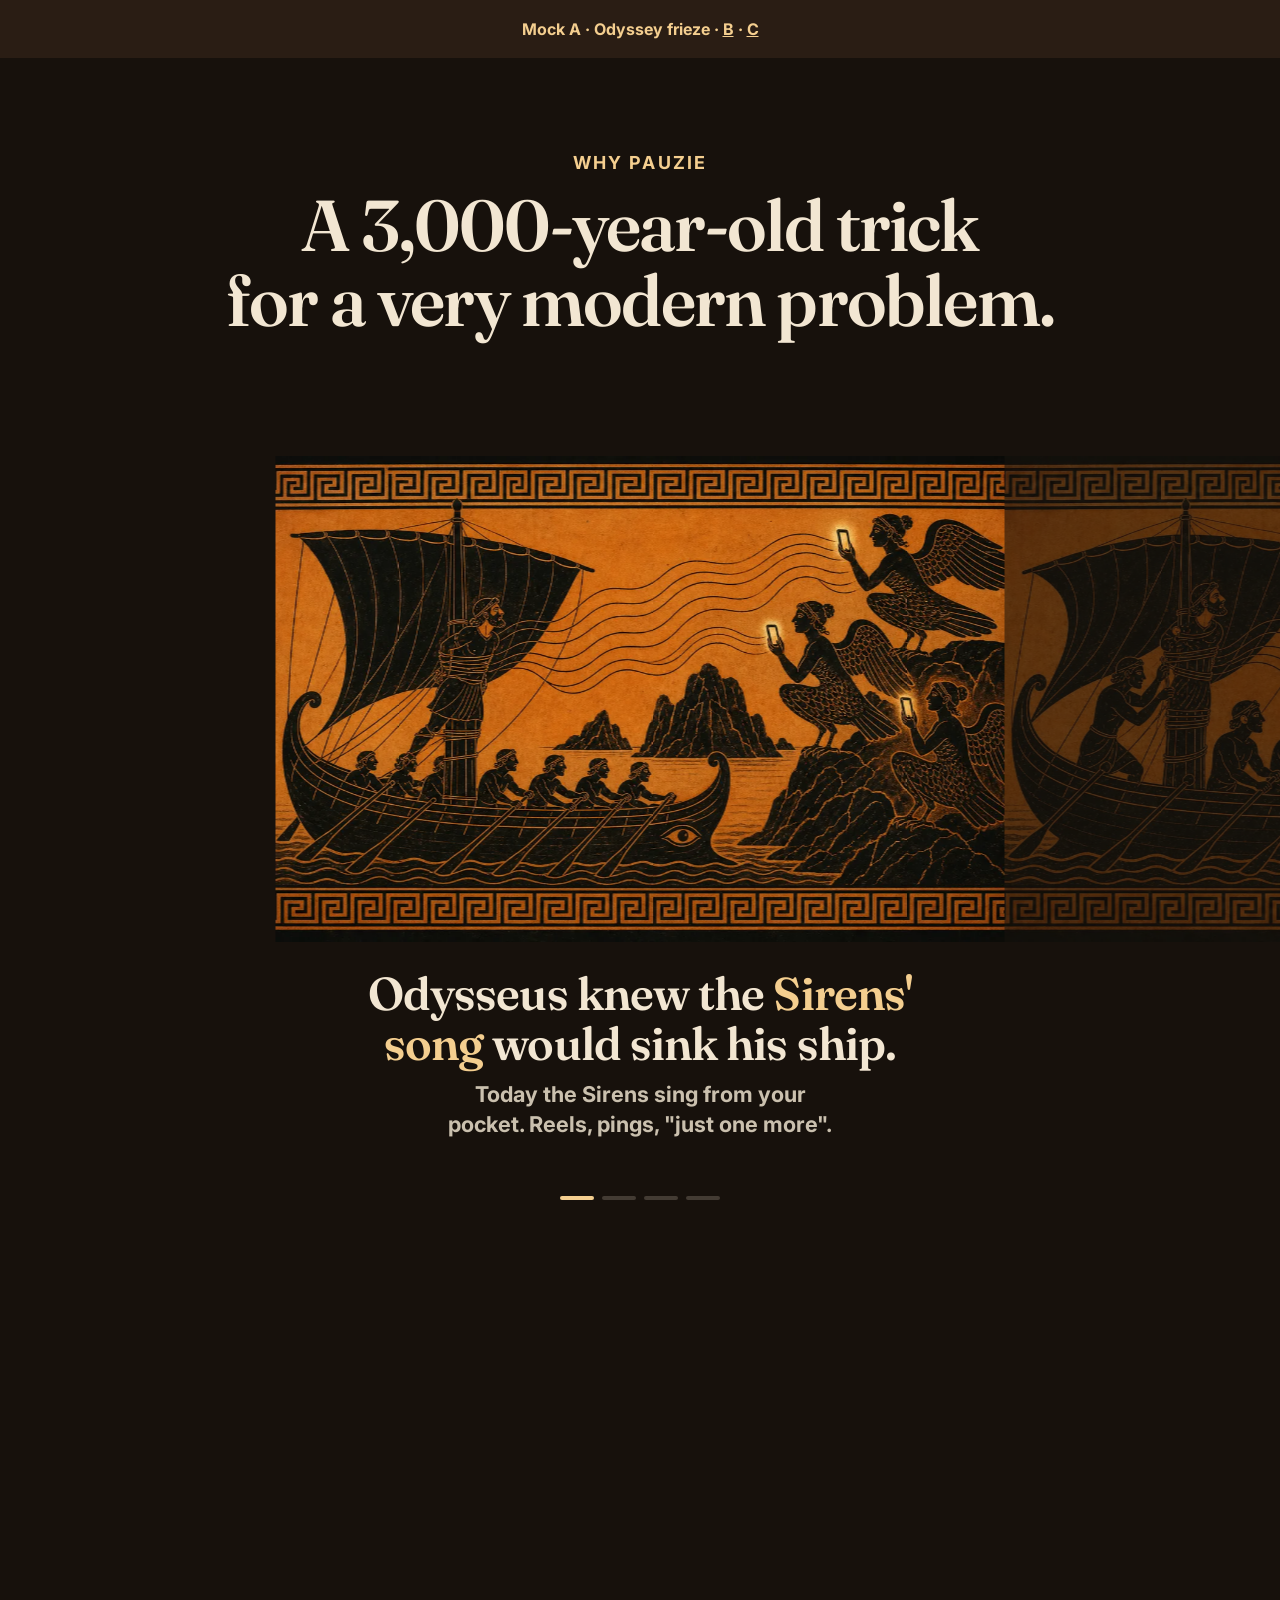
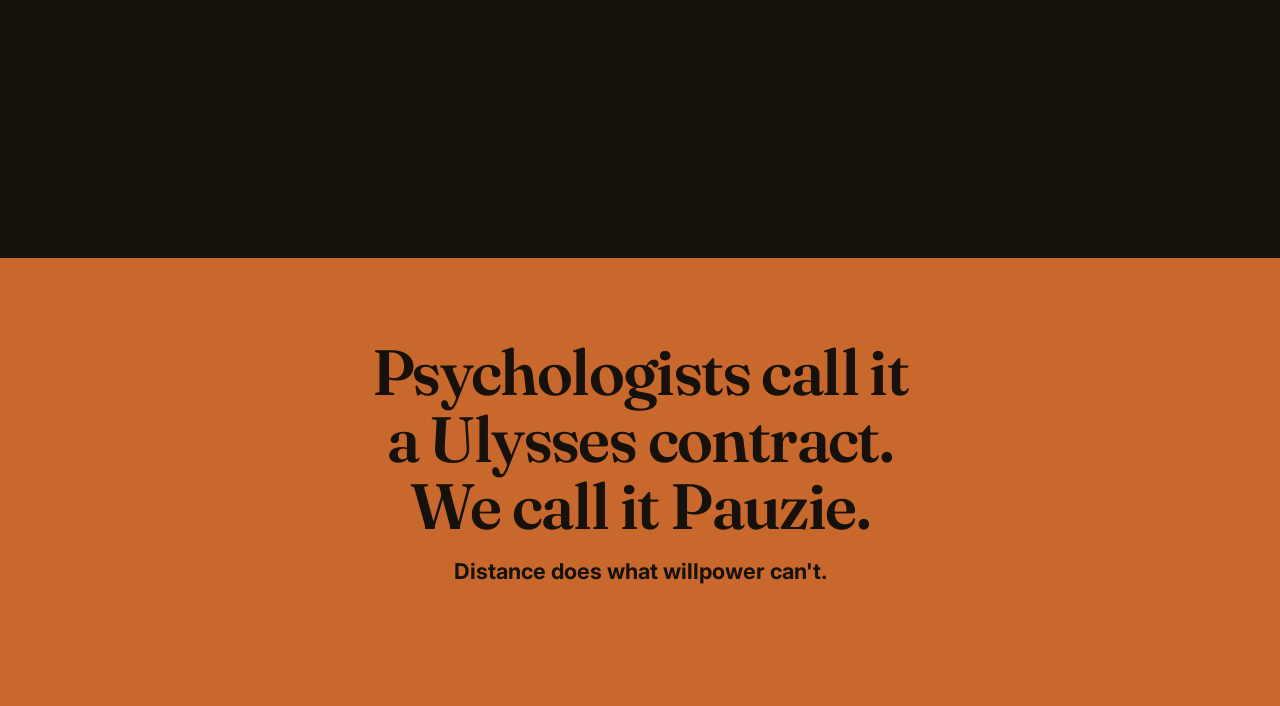
<file: why-a.html>
<!doctype html>
<html lang="en">
<head>
<meta charset="utf-8">
<meta name="viewport" content="width=device-width,initial-scale=1,viewport-fit=cover">
<title>Why Pauzie — A: Odyssey</title>
<link href="https://fonts.googleapis.com/css2?family=Fraunces:opsz,wght@9..144,600&family=Inter:wght@600;700&display=swap" rel="stylesheet">
<style>
  :root { --clay: #c8682c; --ink: #17110c; --cream: #F2E6D2; --gold: #F4CE8F; }
  * { box-sizing: border-box; margin: 0; padding: 0; }
  body { background: var(--ink); color: var(--cream); font-family: Inter, system-ui, sans-serif; -webkit-font-smoothing: antialiased; }
  .note { padding: 18px 20px; font: 700 16px/1.4 Inter, sans-serif; background: #2a1d14; color: var(--gold); text-align: center; }
  .note a { color: inherit; }
  .intro { padding: 96px 22px 40px; text-align: center; }
  .kicker { font: 700 clamp(16px, 1.4vw, 19px)/1 Inter; letter-spacing: .12em; text-transform: uppercase; color: var(--gold); margin-bottom: 16px; }
  h2 { font: 600 clamp(36px, 9vw, 72px)/1.04 Fraunces, Georgia, serif; letter-spacing: -.025em; text-wrap: balance; }

  .od { height: 520vh; position: relative; }
  .od-stage { position: sticky; top: 0; height: 100vh; height: 100svh; overflow: hidden; display: flex; flex-direction: column; justify-content: center; gap: clamp(18px, 3svh, 32px); }
  .od-track { display: flex; gap: 0; will-change: transform; padding-left: 50vw; }
  .od-panel { flex: none; height: min(54svh, 62vw); aspect-ratio: 3 / 2; position: relative; }
  .od-panel img { width: 100%; height: 100%; object-fit: cover; display: block; }
  .od-panel::after { content: ""; position: absolute; inset: 0; background: rgba(23,17,12,var(--dim, .55)); transition: background .3s; }
  .od-caps { position: relative; height: clamp(150px, 24svh, 200px); }
  .od-cap { position: absolute; inset: 0; padding: 0 22px; text-align: center; opacity: 0; transition: opacity .35s, transform .35s; transform: translateY(12px); }
  .od-cap.on { opacity: 1; transform: none; }
  .od-cap .h { font: 600 clamp(26px, 6.4vw, 46px)/1.08 Fraunces, Georgia, serif; letter-spacing: -.02em; text-wrap: balance; max-width: 22ch; margin: 0 auto; }
  .od-cap .h em { font-style: normal; color: var(--gold); }
  .od-cap .l { margin: 12px auto 0; max-width: 40ch; font: 700 clamp(18px, 1.7vw, 22px)/1.35 Inter; color: rgba(242,230,210,.82); text-wrap: balance; }
  .od-dots { display: flex; gap: 8px; justify-content: center; }
  .od-dots i { width: 34px; height: 4px; border-radius: 4px; background: rgba(242,230,210,.2); }
  .od-dots i.on { background: var(--gold); }

  .outro { padding: 80px 22px 120px; text-align: center; background: var(--clay); color: var(--ink); }
  .outro h3 { font: 600 clamp(32px, 8vw, 64px)/1.05 Fraunces, Georgia, serif; letter-spacing: -.025em; text-wrap: balance; max-width: 18ch; margin: 0 auto; }
  .outro p { margin: 16px auto 0; max-width: 36ch; font: 700 clamp(18px, 1.7vw, 22px)/1.4 Inter; }
</style>
</head>
<body>
<p class="note">Mock A · Odyssey frieze · <a href="why-b.html">B</a> · <a href="why-c.html">C</a></p>

<section class="intro">
  <p class="kicker">Why Pauzie</p>
  <h2>A 3,000-year-old trick<br>for a very modern problem.</h2>
</section>

<section class="od" id="od">
  <div class="od-stage">
    <div class="od-track" id="odTrack">
      <div class="od-panel"><img src="assets/why/a1.webp" alt="Greek vase painting: Odysseus tied to the mast as Sirens hold up glowing phones."></div>
      <div class="od-panel"><img src="assets/why/a2.webp" alt="The rowers with wax in their ears, Odysseus straining at the ropes."></div>
      <div class="od-panel"><img src="assets/why/a3.webp" alt="A tiny Siren climbs out of a phone and cuts the rope."></div>
      <div class="od-panel"><img src="assets/why/a4.webp" alt="A person works at a desk while Pauzie sits on a far shelf."></div>
    </div>
    <div class="od-caps">
      <div class="od-cap"><p class="h">Odysseus knew the <em>Sirens' song</em> would sink his ship.</p><p class="l">Today the Sirens sing from your pocket. Reels, pings, "just one more".</p></div>
      <div class="od-cap"><p class="h">So he tied himself to the mast <em>before</em> the song began.</p><p class="l">He didn't trust his willpower. He made the choice ahead of time.</p></div>
      <div class="od-cap"><p class="h">App blockers tie you up, then <em>hand you the scissors.</em></p><p class="l">The unlock button lives inside the phone. One tap on "Ignore limit" and you're gone.</p></div>
      <div class="od-cap"><p class="h">Pauzie puts the knot <em>across the room.</em></p><p class="l">To open a distracting app, you have to get up and go get it. Most of the time, you won't.</p></div>
    </div>
    <div class="od-dots" id="odDots"><i></i><i></i><i></i><i></i></div>
  </div>
</section>

<section class="outro">
  <h3>Psychologists call it a Ulysses contract.<br>We call it Pauzie.</h3>
  <p>Distance does what willpower can't.</p>
</section>

<script>
(() => {
  const sec = document.getElementById('od'), track = document.getElementById('odTrack');
  const panels = [...track.children], caps = [...document.querySelectorAll('.od-cap')], dots = [...document.getElementById('odDots').children];
  const clamp = (v, a = 0, b = 1) => Math.min(b, Math.max(a, v));
  function frame() {
    const r = sec.getBoundingClientRect();
    const p = clamp(-r.top / (r.height - innerHeight));
    const pw = panels[0].offsetWidth, n = panels.length;
    const f = p * (n - 1);                                   // 0..3, which panel is centred
    track.style.transform = `translateX(${-(f * pw) - pw / 2}px)`;
    const k = Math.round(f);
    panels.forEach((el, i) => el.style.setProperty('--dim', Math.min(.6, Math.abs(i - f) * .6)));
    caps.forEach((c, i) => c.classList.toggle('on', i === k));
    dots.forEach((d, i) => d.classList.toggle('on', i <= k));
    requestAnimationFrame(frame);
  }
  requestAnimationFrame(frame);
})();
</script>
</body>
</html>
</file>
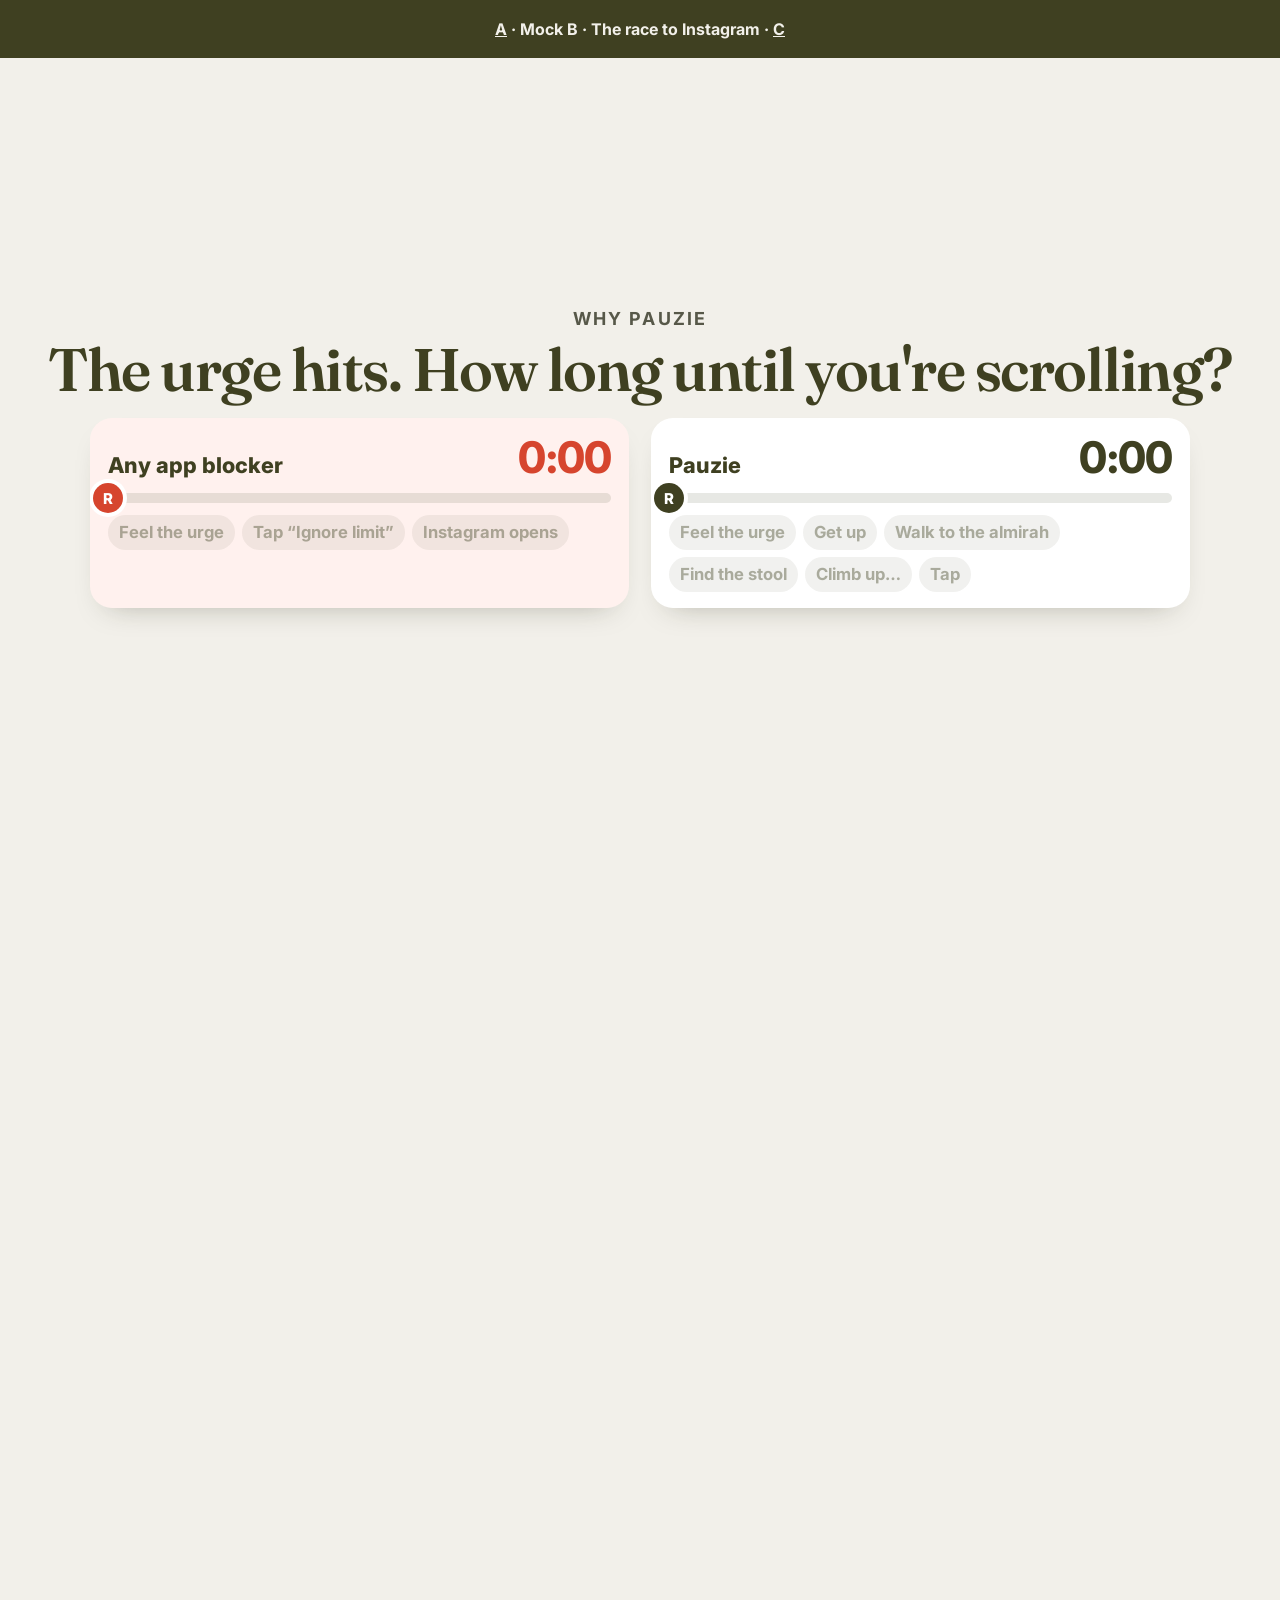
<file: why-b.html>
<!doctype html>
<html lang="en">
<head>
<meta charset="utf-8">
<meta name="viewport" content="width=device-width,initial-scale=1,viewport-fit=cover">
<title>Why Pauzie — B: The race</title>
<link href="https://fonts.googleapis.com/css2?family=Fraunces:opsz,wght@9..144,600&family=Inter:wght@600;700;800&display=swap" rel="stylesheet">
<style>
  :root { --cream: #F2F0EA; --pine: #3F4021; --grey: #575849; --red: #d6452e; --green: #4f7a2b; }
  * { box-sizing: border-box; margin: 0; padding: 0; }
  body { background: var(--cream); color: var(--pine); font-family: Inter, system-ui, sans-serif; -webkit-font-smoothing: antialiased; }
  .note { padding: 18px 20px; font: 700 16px/1.4 Inter, sans-serif; background: var(--pine); color: var(--cream); text-align: center; }
  .note a { color: inherit; }

  .race { height: 460vh; position: relative; }
  .stage { position: sticky; top: 0; height: 100vh; height: 100svh; display: flex; flex-direction: column; justify-content: center; padding: 20px 16px; gap: 18px; }
  .head { text-align: center; }
  .kicker { font: 700 clamp(16px, 1.4vw, 19px)/1 Inter; letter-spacing: .12em; text-transform: uppercase; color: var(--grey); margin-bottom: 10px; }
  h2 { font: 600 clamp(30px, 7.6vw, 60px)/1.04 Fraunces, Georgia, serif; letter-spacing: -.025em; text-wrap: balance; }

  .lanes { display: grid; gap: 14px; max-width: 1100px; margin: 0 auto; width: 100%; }
  @media (min-width: 820px) { .lanes { grid-template-columns: 1fr 1fr; gap: 22px; } }
  .lane { border-radius: 22px; padding: 18px 18px 16px; background: #fff; box-shadow: 0 14px 30px -18px rgba(40,40,20,.35); position: relative; overflow: hidden; }
  .lane.them { background: #fff1ee; }
  .lane-top { display: flex; justify-content: space-between; align-items: baseline; gap: 10px; }
  .lane-name { font: 800 clamp(18px, 1.7vw, 22px)/1.1 Inter; }
  .timer { font: 800 clamp(30px, 3.4vw, 44px)/1 Inter; font-variant-numeric: tabular-nums; letter-spacing: -.02em; }
  .them .timer { color: var(--red); }
  .track { position: relative; height: 10px; border-radius: 10px; background: rgba(63,64,33,.12); margin: 14px 0 12px; }
  .track b { position: absolute; left: 0; top: 0; bottom: 0; border-radius: inherit; width: calc(var(--w, 0) * 100%); background: var(--pine); }
  .them .track b { background: var(--red); }
  .track .who { position: absolute; top: 50%; left: calc(var(--w, 0) * 100%); width: 30px; height: 30px; margin: -15px 0 0 -15px; border-radius: 50%; background: var(--pine); color: #fff; display: grid; place-items: center; font: 800 15px/1 Inter; box-shadow: 0 0 0 4px #fff; }
  .them .track .who { background: var(--red); }
  .steps { display: flex; flex-wrap: wrap; gap: 7px; }
  .steps span { font: 700 clamp(15px, 1.3vw, 17px)/1 Inter; padding: 9px 11px; border-radius: 99px; background: rgba(63,64,33,.07); color: rgba(63,64,33,.4); transition: background .25s, color .25s; }
  .steps span.done { background: var(--pine); color: var(--cream); }
  .them .steps span.done { background: var(--red); }
  .stamp { position: absolute; right: 14px; bottom: 14px; transform: rotate(-8deg) scale(.6); opacity: 0; transition: .35s cubic-bezier(.2,1.6,.4,1);
    font: 800 clamp(17px, 1.7vw, 22px)/1 Inter; text-transform: uppercase; padding: 10px 13px; border: 3px solid currentColor; border-radius: 10px; background: rgba(255,255,255,.9); }
  .stamp.on { opacity: 1; transform: rotate(-8deg) scale(1); }
  .them .stamp { color: var(--red); }
  .us .stamp { color: var(--green); }
  .verdict { text-align: center; min-height: 3.4em; }
  .verdict p { font: 600 clamp(24px, 5.4vw, 40px)/1.1 Fraunces, Georgia, serif; letter-spacing: -.02em; opacity: 0; transition: opacity .4s; text-wrap: balance; }
  .verdict p.on { opacity: 1; }
  .verdict .l { font: 700 clamp(18px, 1.7vw, 22px)/1.35 Inter; color: var(--grey); margin-top: 8px; }
  @media (max-width: 819px) { .stage { gap: 12px; } .lane { padding: 14px 14px 12px; } .track { margin: 10px 0 10px; } }
</style>
</head>
<body>
<p class="note"><a href="why-a.html">A</a> · Mock B · The race to Instagram · <a href="why-c.html">C</a></p>

<section class="race" id="race">
  <div class="stage">
    <div class="head">
      <p class="kicker">Why Pauzie</p>
      <h2>The urge hits. How long until you're scrolling?</h2>
    </div>
    <div class="lanes">
      <div class="lane them" id="them">
        <div class="lane-top"><span class="lane-name">Any app blocker</span><span class="timer" id="tThem">0:00</span></div>
        <div class="track"><b></b><span class="who">R</span></div>
        <div class="steps"><span>Feel the urge</span><span>Tap “Ignore limit”</span><span>Instagram opens</span></div>
        <span class="stamp">You're in. Again.</span>
      </div>
      <div class="lane us" id="us">
        <div class="lane-top"><span class="lane-name">Pauzie</span><span class="timer" id="tUs">0:00</span></div>
        <div class="track"><b></b><span class="who">R</span></div>
        <div class="steps"><span>Feel the urge</span><span>Get up</span><span>Walk to the almirah</span><span>Find the stool</span><span>Climb up…</span><span>Tap</span></div>
        <span class="stamp">Nah. Back to work.</span>
      </div>
    </div>
    <div class="verdict" id="verdict">
      <p>2 seconds vs. “never mind”.</p>
      <p class="l">That gap is where your focus lives. When the unlock is far away, the urge passes before you get there.</p>
    </div>
  </div>
</section>

<script>
(() => {
  const sec = document.getElementById('race');
  const clamp = (v, a = 0, b = 1) => Math.min(b, Math.max(a, v));
  const seg = (p, a, b) => clamp((p - a) / (b - a));
  const fmt = s => `${Math.floor(s / 60)}:${String(Math.floor(s % 60)).padStart(2, '0')}`;
  const lane = id => { const el = document.getElementById(id); return { el, bar: el.querySelector('.track'), steps: [...el.querySelectorAll('.steps span')], stamp: el.querySelector('.stamp') }; };
  const them = lane('them'), us = lane('us');
  const tThem = document.getElementById('tThem'), tUs = document.getElementById('tUs');
  const vs = [...document.querySelectorAll('#verdict p')];
  function frame() {
    const r = sec.getBoundingClientRect();
    const p = clamp(-r.top / (r.height - innerHeight));
    // them: done almost at once
    const a = seg(p, .05, .16);
    them.bar.style.setProperty('--w', a);
    them.steps.forEach((s, i) => s.classList.toggle('done', a >= i / (them.steps.length - 1) - .001 && p > .04));
    them.stamp.classList.toggle('on', a >= 1);
    tThem.textContent = '0:0' + Math.round(a * 2);
    // us: slow walk, gives up at "Climb up…"
    const b = seg(p, .05, .8);
    const reach = Math.min(b, .8);                              // never reaches the tap
    us.bar.style.setProperty('--w', reach);
    us.steps.forEach((s, i) => s.classList.toggle('done', p > .04 && reach >= i / (us.steps.length - 1) - .001));
    us.stamp.classList.toggle('on', b >= 1);
    tUs.textContent = fmt(reach * 150);
    vs.forEach(v => v.classList.toggle('on', p > .86));
    requestAnimationFrame(frame);
  }
  requestAnimationFrame(frame);
})();
</script>
</body>
</html>
</file>
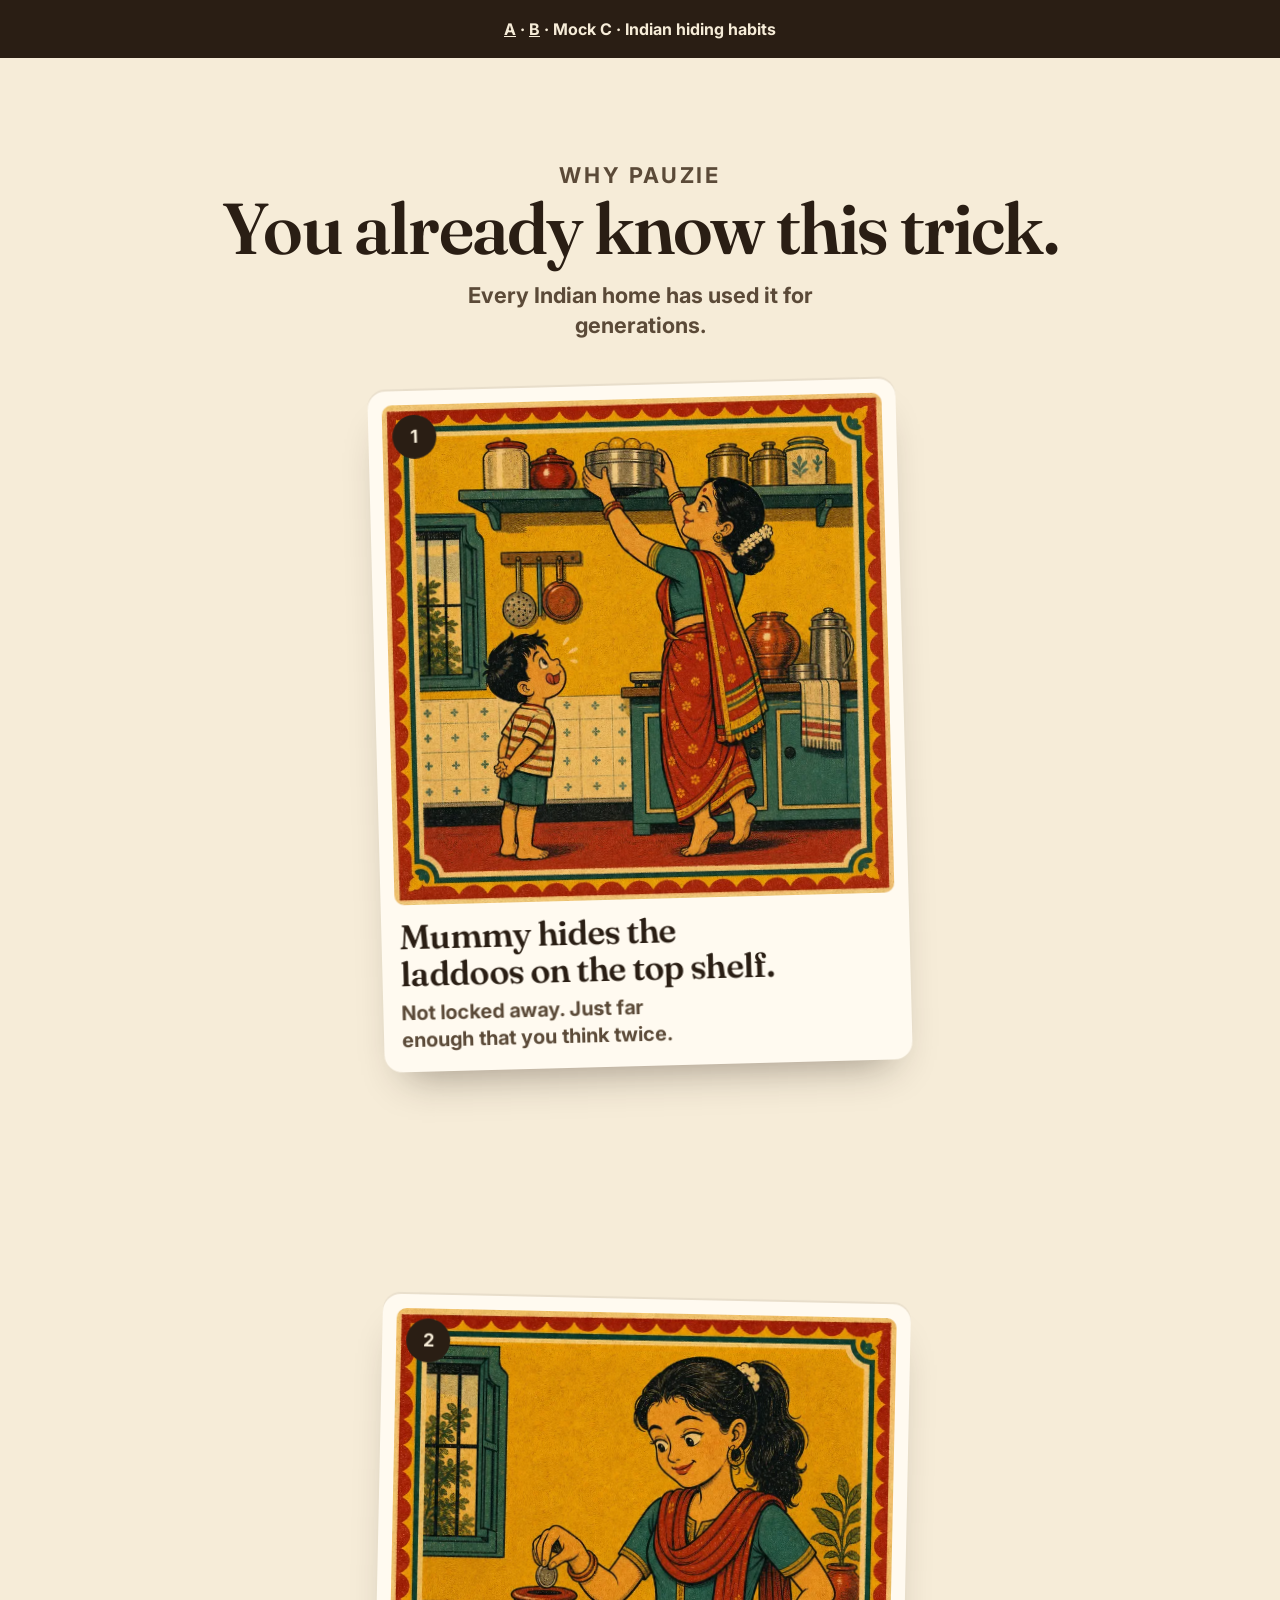
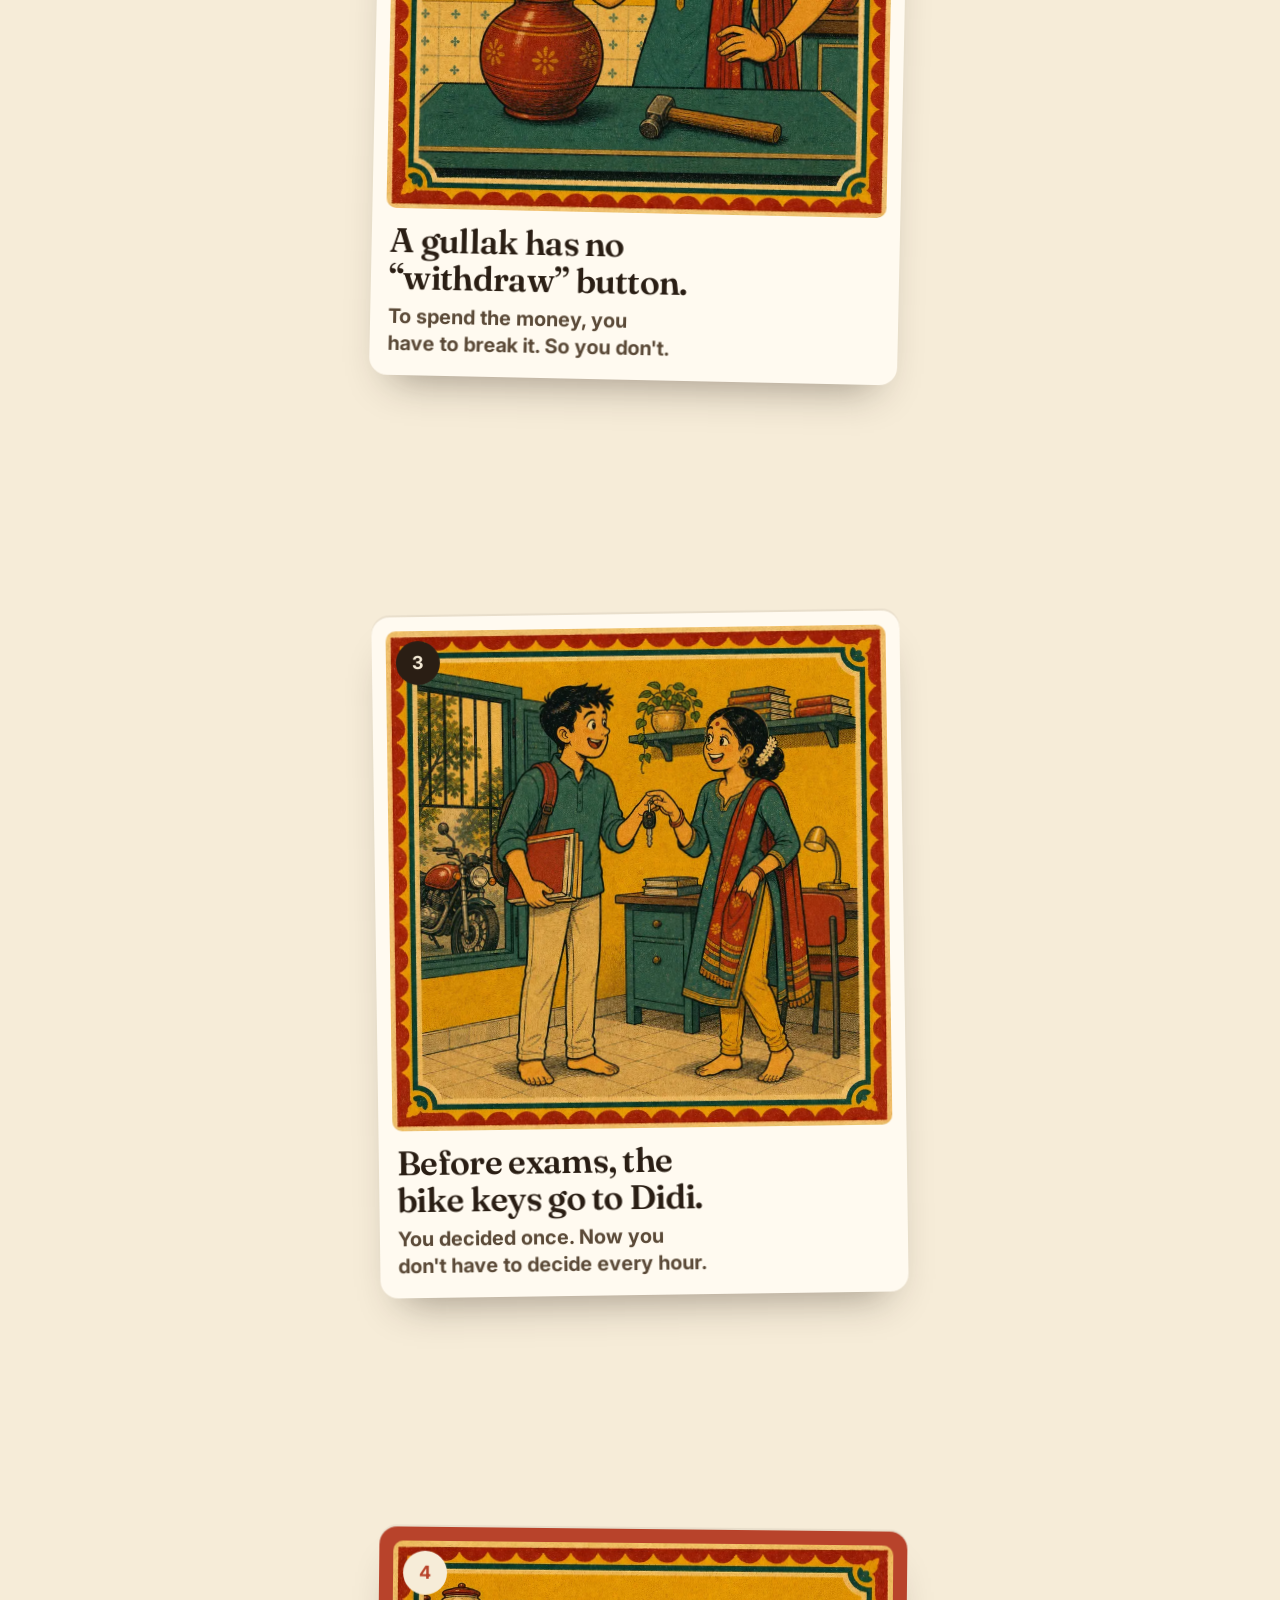
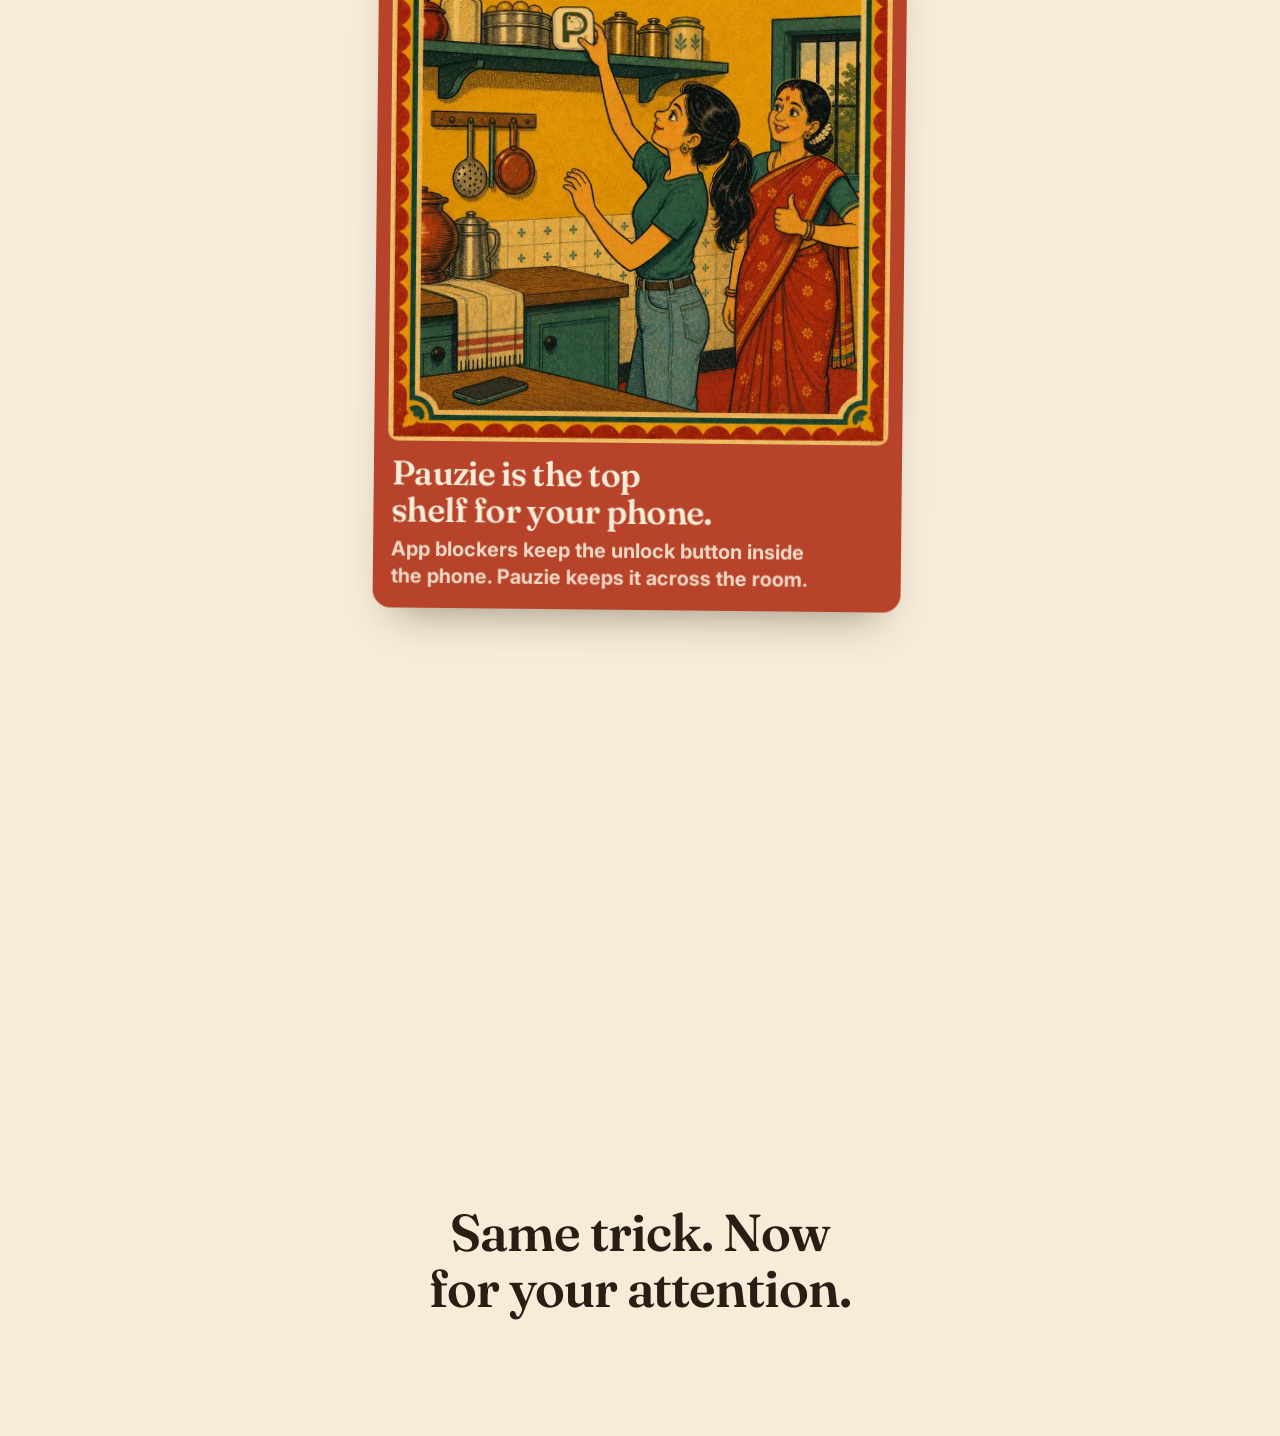
<file: why-c.html>
<!doctype html>
<html lang="en">
<head>
<meta charset="utf-8">
<meta name="viewport" content="width=device-width,initial-scale=1,viewport-fit=cover">
<title>Why Pauzie — C: Hiding habits</title>
<link href="https://fonts.googleapis.com/css2?family=Fraunces:opsz,wght@9..144,600&family=Inter:wght@600;700&display=swap" rel="stylesheet">
<style>
  :root { --paper: #f6ecd8; --brick: #b8432b; --teal: #1f6b6b; --ink: #2a1e14; --mustard: #e3a92b; }
  * { box-sizing: border-box; margin: 0; padding: 0; }
  body { background: var(--paper); color: var(--ink); font-family: Inter, system-ui, sans-serif; -webkit-font-smoothing: antialiased; }
  .note { padding: 18px 20px; font: 700 16px/1.4 Inter, sans-serif; background: var(--ink); color: var(--paper); text-align: center; }
  .note a { color: inherit; }
  .intro { padding: 88px 22px 24px; text-align: center; }
  .kicker { font: 700 clamp(16px, 1.4vw, 19px)/1 Inter; letter-spacing: .12em; text-transform: uppercase; color: var(--brick); margin-bottom: 14px; }
  h2 { font: 600 clamp(36px, 9vw, 72px)/1.04 Fraunces, Georgia, serif; letter-spacing: -.025em; text-wrap: balance; }
  .intro p { margin: 14px auto 0; max-width: 34ch; font: 700 clamp(18px, 1.7vw, 22px)/1.4 Inter; color: #5b4a38; }

  /* stacked cards: each label sticks, the next one slides over it */
  .stack { padding: 20px 16px 40vh; max-width: 560px; margin: 0 auto; }
  .card { position: sticky; top: calc(14svh + var(--i) * 18px); margin-bottom: 26vh; background: #fffaf0; border-radius: 18px; padding: 14px;
    box-shadow: 0 -2px 0 rgba(42,30,20,.06), 0 24px 40px -22px rgba(42,30,20,.45); transform: rotate(var(--r)); }
  .card img { width: 100%; aspect-ratio: 1; display: block; border-radius: 10px; }
  .card .h { margin: 14px 4px 2px; font: 600 clamp(24px, 6.2vw, 34px)/1.1 Fraunces, Georgia, serif; letter-spacing: -.02em; text-wrap: balance; }
  .card .l { margin: 6px 4px 4px; font: 700 clamp(17px, 1.6vw, 20px)/1.35 Inter; color: #5b4a38; text-wrap: balance; }
  .card.big { background: var(--brick); color: var(--paper); }
  .card.big .l { color: rgba(246,236,216,.88); }
  .num { position: absolute; top: 24px; left: 24px; width: 44px; height: 44px; border-radius: 50%; display: grid; place-items: center; background: var(--ink); color: var(--paper); font: 700 18px/1 Inter; }
  .big .num { background: var(--paper); color: var(--brick); }
  .end { text-align: center; padding: 0 22px 120px; }
  .end p { font: 600 clamp(28px, 7vw, 52px)/1.08 Fraunces, Georgia, serif; letter-spacing: -.02em; text-wrap: balance; max-width: 18ch; margin: 0 auto; }
</style>
</head>
<body>
<p class="note"><a href="why-a.html">A</a> · <a href="why-b.html">B</a> · Mock C · Indian hiding habits</p>

<section class="intro">
  <p class="kicker">Why Pauzie</p>
  <h2>You already know this trick.</h2>
  <p>Every Indian home has used it for generations.</p>
</section>

<section class="stack">
  <article class="card" style="--i:0; --r:-1.5deg"><span class="num">1</span><img src="assets/why/c1.webp" alt="A mother hides the laddoo box on the top shelf while her son watches.">
    <p class="h">Mummy hides the laddoos on the top shelf.</p><p class="l">Not locked away. Just far enough that you think twice.</p></article>
  <article class="card" style="--i:1; --r:1.2deg"><span class="num">2</span><img src="assets/why/c2.webp" alt="A girl drops a coin into a clay gullak.">
    <p class="h">A gullak has no “withdraw” button.</p><p class="l">To spend the money, you have to break it. So you don't.</p></article>
  <article class="card" style="--i:2; --r:-.8deg"><span class="num">3</span><img src="assets/why/c3.webp" alt="A student hands his bike keys to his sister before exams.">
    <p class="h">Before exams, the bike keys go to Didi.</p><p class="l">You decided once. Now you don't have to decide every hour.</p></article>
  <article class="card big" style="--i:3; --r:.6deg"><span class="num">4</span><img src="assets/why/c4.webp" alt="A young woman puts Pauzie on the top shelf next to the laddoo box.">
    <p class="h">Pauzie is the top shelf for your phone.</p><p class="l">App blockers keep the unlock button inside the phone. Pauzie keeps it across the room.</p></article>
</section>

<section class="end"><p>Same trick. Now for your attention.</p></section>
</body>
</html>
</file>
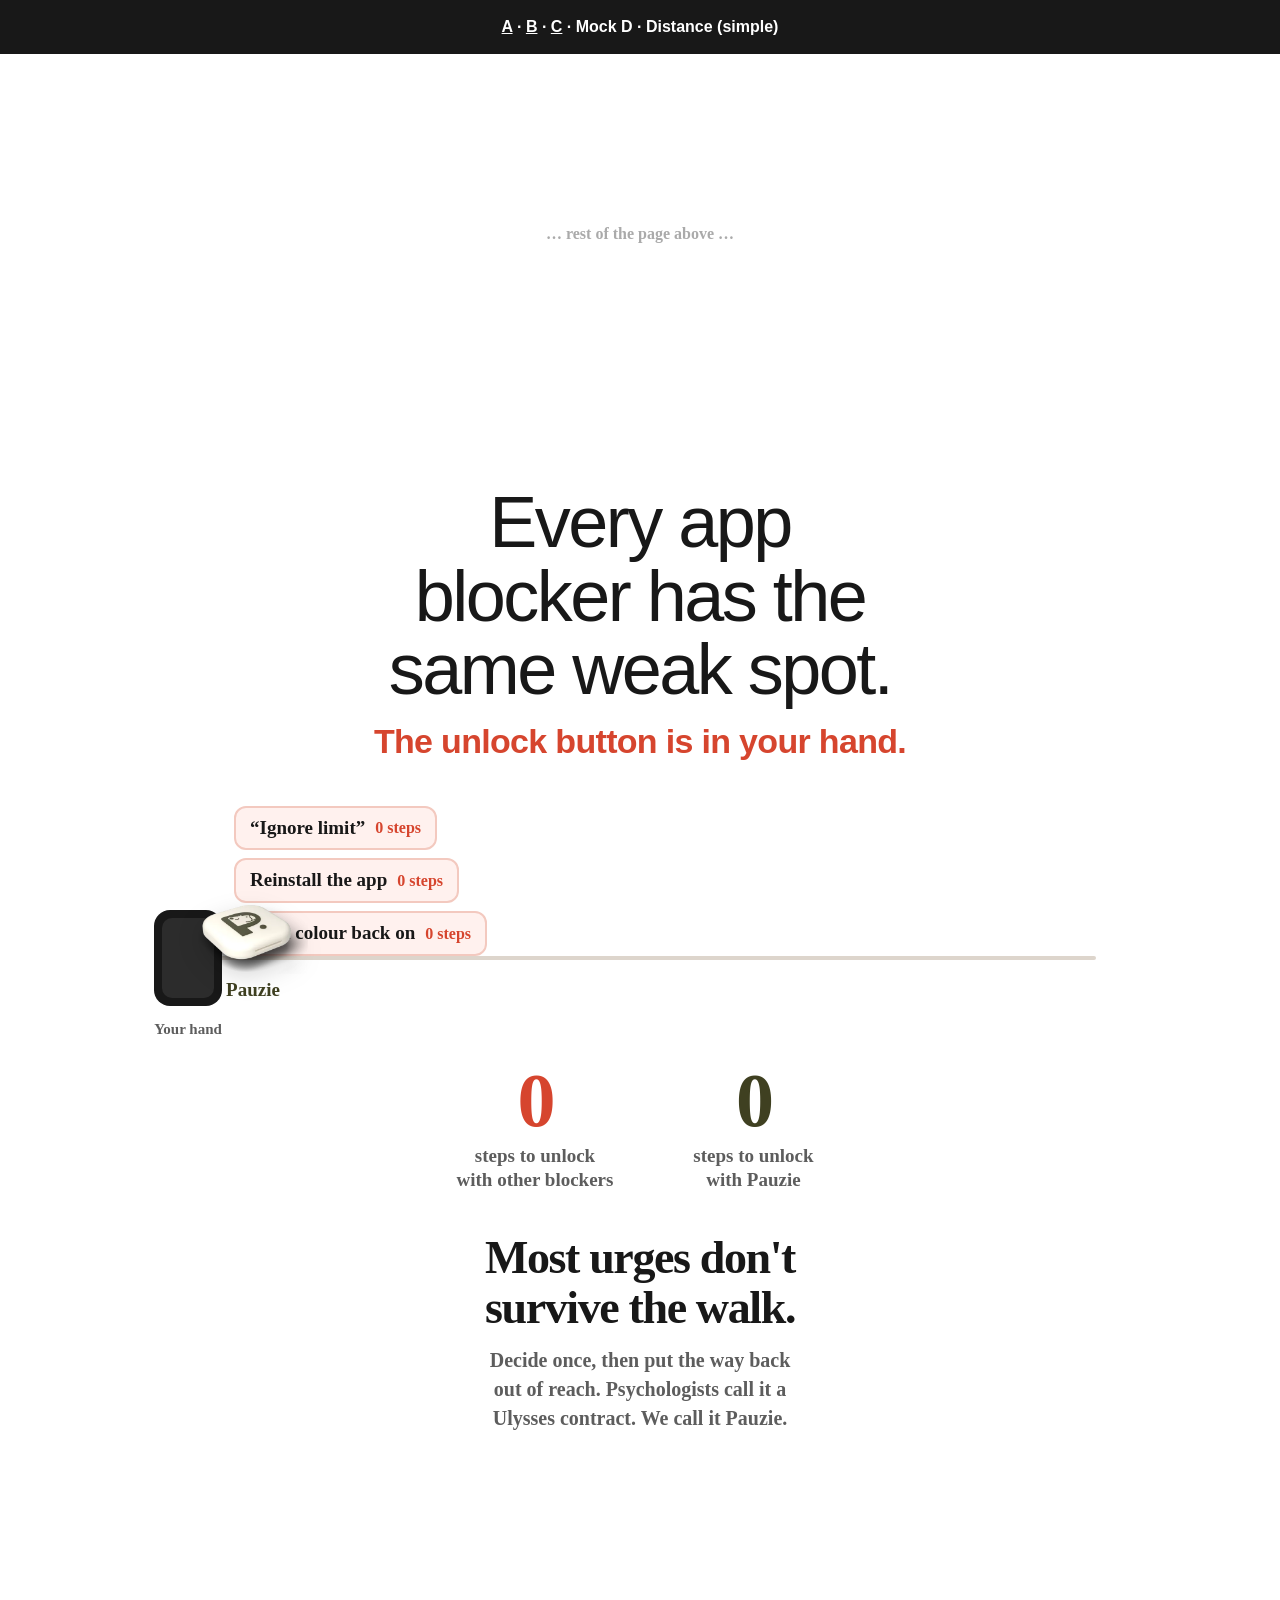
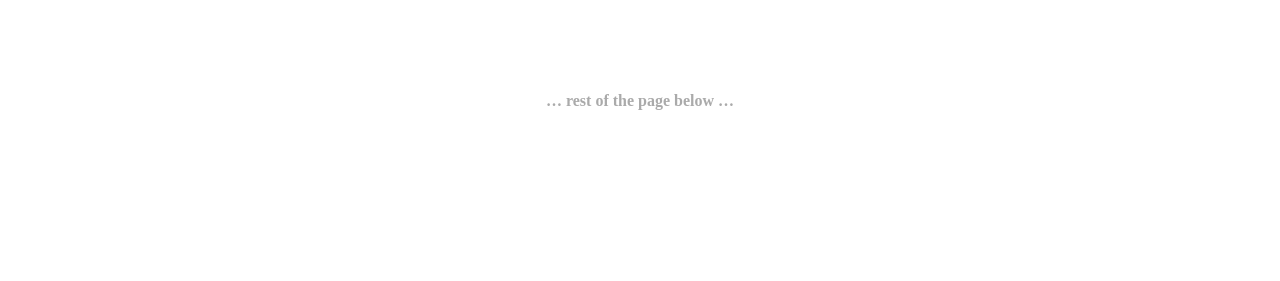
<file: why-d.html>
<!doctype html>
<html lang="en">
<head>
<meta charset="utf-8">
<meta name="viewport" content="width=device-width,initial-scale=1,viewport-fit=cover">
<title>Why Pauzie — D: Distance</title>
<link rel="stylesheet" href="https://api.fontshare.com/v2/css?f[]=switzer@400,500,600,700&display=swap">
<style>
  :root { --black: #181818; --grey: #5d5d5d; --beige: #f5f0ec; --red: #d6452e; --pine: #3F4021; --line: #ddd5cc; }
  * { box-sizing: border-box; margin: 0; padding: 0; }
  body { background: #fff; color: var(--black); font-family: Switzer, -apple-system, sans-serif; -webkit-font-smoothing: antialiased; }
  .note { padding: 16px 20px; font: 600 16px/1.4 Switzer, sans-serif; background: var(--black); color: #fff; text-align: center; }
  .note a { color: inherit; }
  .pad { height: 40vh; display: grid; place-items: center; color: #aaa; font: 600 16px Switzer; }

  .why { padding: 72px 20px 88px; text-align: center; }
  .why h2 { font: 500 clamp(36px, 8.6vw, 72px)/1.02 Switzer, sans-serif; letter-spacing: -.035em; text-wrap: balance; max-width: 16ch; margin: 0 auto; }
  .why .big { margin: 14px auto 0; font: 700 clamp(22px, 4.6vw, 34px)/1.2 Switzer, sans-serif; letter-spacing: -.02em; color: var(--red); text-wrap: balance; }

  /* the ruler: everything that unlocks your apps, by distance from your hand */
  .ruler { position: relative; max-width: 980px; margin: 44px auto 0; padding: 0 4px; }
  .rail { position: relative; height: 230px; }
  .rail::before { content: ""; position: absolute; left: 34px; right: 30px; top: 150px; height: 4px; border-radius: 4px; background: var(--line); }
  .ticks { position: absolute; left: 34px; right: 30px; top: 164px; display: flex; justify-content: space-between; font: 700 clamp(14px, 1.3vw, 16px)/1 Switzer; color: #9a948c; }
  .hand { position: absolute; left: 0; top: 104px; width: 68px; height: 96px; border-radius: 16px; background: var(--black); display: grid; place-items: center; }
  .hand::after { content: ""; width: 52px; height: 80px; border-radius: 10px; background: #2c2c2c; }
  .hand-l { position: absolute; left: 0; top: 214px; width: 68px; text-align: center; font: 700 15px/1.2 Switzer; color: var(--grey); }

  .keys { position: absolute; left: 80px; top: 0; display: flex; flex-direction: column; gap: 8px; align-items: flex-start; text-align: left; }
  .key { display: flex; align-items: center; gap: 10px; padding: 10px 14px; border-radius: 12px; background: #fff1ee; border: 2px solid #f3c9bf; font: 700 clamp(16px, 1.5vw, 19px)/1.1 Switzer; white-space: nowrap; }
  .key small { font: 700 clamp(14px, 1.3vw, 16px)/1 Switzer; color: var(--red); }

  .puck { position: absolute; top: 96px; left: calc(34px + var(--d, 0) * (100% - 34px - 130px)); width: 130px; text-align: center; transition: left .05s linear; }
  .puck img { width: 110px; margin: 0 auto; display: block; filter: drop-shadow(0 10px 12px rgba(0,0,0,.18)); }
  .puck i { display: block; margin-top: 3px; font: 700 clamp(14px, 1.3vw, 16px)/1.1 Switzer; font-style: normal; color: var(--grey); white-space: nowrap; opacity: var(--d, 0); }
  .puck b { display: block; margin-top: 6px; font: 700 clamp(16px, 1.5vw, 19px)/1.1 Switzer; color: var(--pine); white-space: nowrap; }
  .steps { position: absolute; left: 34px; top: 142px; height: 20px; width: calc(var(--d, 0) * (100% - 64px - 55px)); overflow: hidden;
    background: radial-gradient(circle, var(--pine) 3.5px, transparent 4px) 0 50% / 22px 20px repeat-x; }

  .count { margin-top: 26px; display: flex; justify-content: center; gap: clamp(18px, 6vw, 70px); flex-wrap: wrap; }
  .count div { min-width: 140px; }
  .count strong { display: block; font: 600 clamp(44px, 9vw, 76px)/1 Switzer; letter-spacing: -.04em; font-variant-numeric: tabular-nums; }
  .count span { display: block; margin-top: 6px; font: 700 clamp(16px, 1.5vw, 19px)/1.3 Switzer; color: var(--grey); }
  .count .them strong { color: var(--red); }
  .count .us strong { color: var(--pine); }

  .close { margin: 40px auto 0; max-width: 24ch; font: 600 clamp(28px, 6vw, 46px)/1.1 Switzer; letter-spacing: -.03em; text-wrap: balance; }
  .close + p { margin: 12px auto 0; max-width: 40ch; font: 700 clamp(17px, 1.6vw, 20px)/1.45 Switzer; color: var(--grey); text-wrap: balance; }

  @media (max-width: 640px) {
    .rail { height: 250px; }
    .rail::before { top: 178px; } .ticks { top: 192px; }
    .hand { top: 134px; width: 54px; height: 78px; border-radius: 13px; } .hand::after { width: 40px; height: 62px; }
    .hand-l { top: 220px; width: 54px; font-size: 14px; }
    .keys { left: 0; right: 0; flex-direction: row; flex-wrap: wrap; justify-content: center; }
    .key { padding: 8px 11px; }
    .puck { top: 126px; width: 120px; left: calc(30px + var(--d, 0) * (100% - 30px - 120px)); } .puck img { width: 84px; }
    .steps { top: 170px; }
  }
</style>
</head>
<body>
<p class="note"><a href="why-a.html">A</a> · <a href="why-b.html">B</a> · <a href="why-c.html">C</a> · Mock D · Distance (simple)</p>
<div class="pad">… rest of the page above …</div>

<section class="why" id="why">
  <h2>Every app blocker has the same weak spot.</h2>
  <p class="big">The unlock button is in your hand.</p>

  <div class="ruler" id="ruler">
    <div class="rail">
      <div class="keys">
        <span class="key">“Ignore limit” <small>0 steps</small></span>
        <span class="key">Reinstall the app <small>0 steps</small></span>
        <span class="key">Turn colour back on <small>0 steps</small></span>
      </div>
      <div class="hand" aria-hidden="true"></div>
      <p class="hand-l">Your hand</p>
      <div class="steps" aria-hidden="true"></div>
      <div class="puck"><img src="assets/why/key.webp" alt="Pauzie Device"><b>Pauzie</b><i>in the other room</i></div>
    </div>
  </div>

  <div class="count">
    <div class="them"><strong>0</strong><span>steps to unlock<br>with other blockers</span></div>
    <div class="us"><strong id="n">0</strong><span>steps to unlock<br>with Pauzie</span></div>
  </div>

  <p class="close">Most urges don't survive the walk.</p>
  <p>Decide once, then put the way back out of reach. Psychologists call it a Ulysses contract. We call it Pauzie.</p>
</section>

<div class="pad">… rest of the page below …</div>

<script>
(() => {
  const ruler = document.getElementById('ruler'), n = document.getElementById('n'), STEPS = 20;
  const clamp = (v, a = 0, b = 1) => Math.min(b, Math.max(a, v));
  const ease = t => 1 - Math.pow(1 - t, 3);
  function frame() {
    const r = ruler.getBoundingClientRect();
    // starts moving when the ruler enters the lower part of the screen, done by the time it reaches the upper third
    const d = ease(clamp((innerHeight * .85 - r.top) / (innerHeight * .5)));
    ruler.style.setProperty('--d', d);
    n.textContent = Math.round(d * STEPS);
    requestAnimationFrame(frame);
  }
  requestAnimationFrame(frame);
})();
</script>
</body>
</html>
</file>
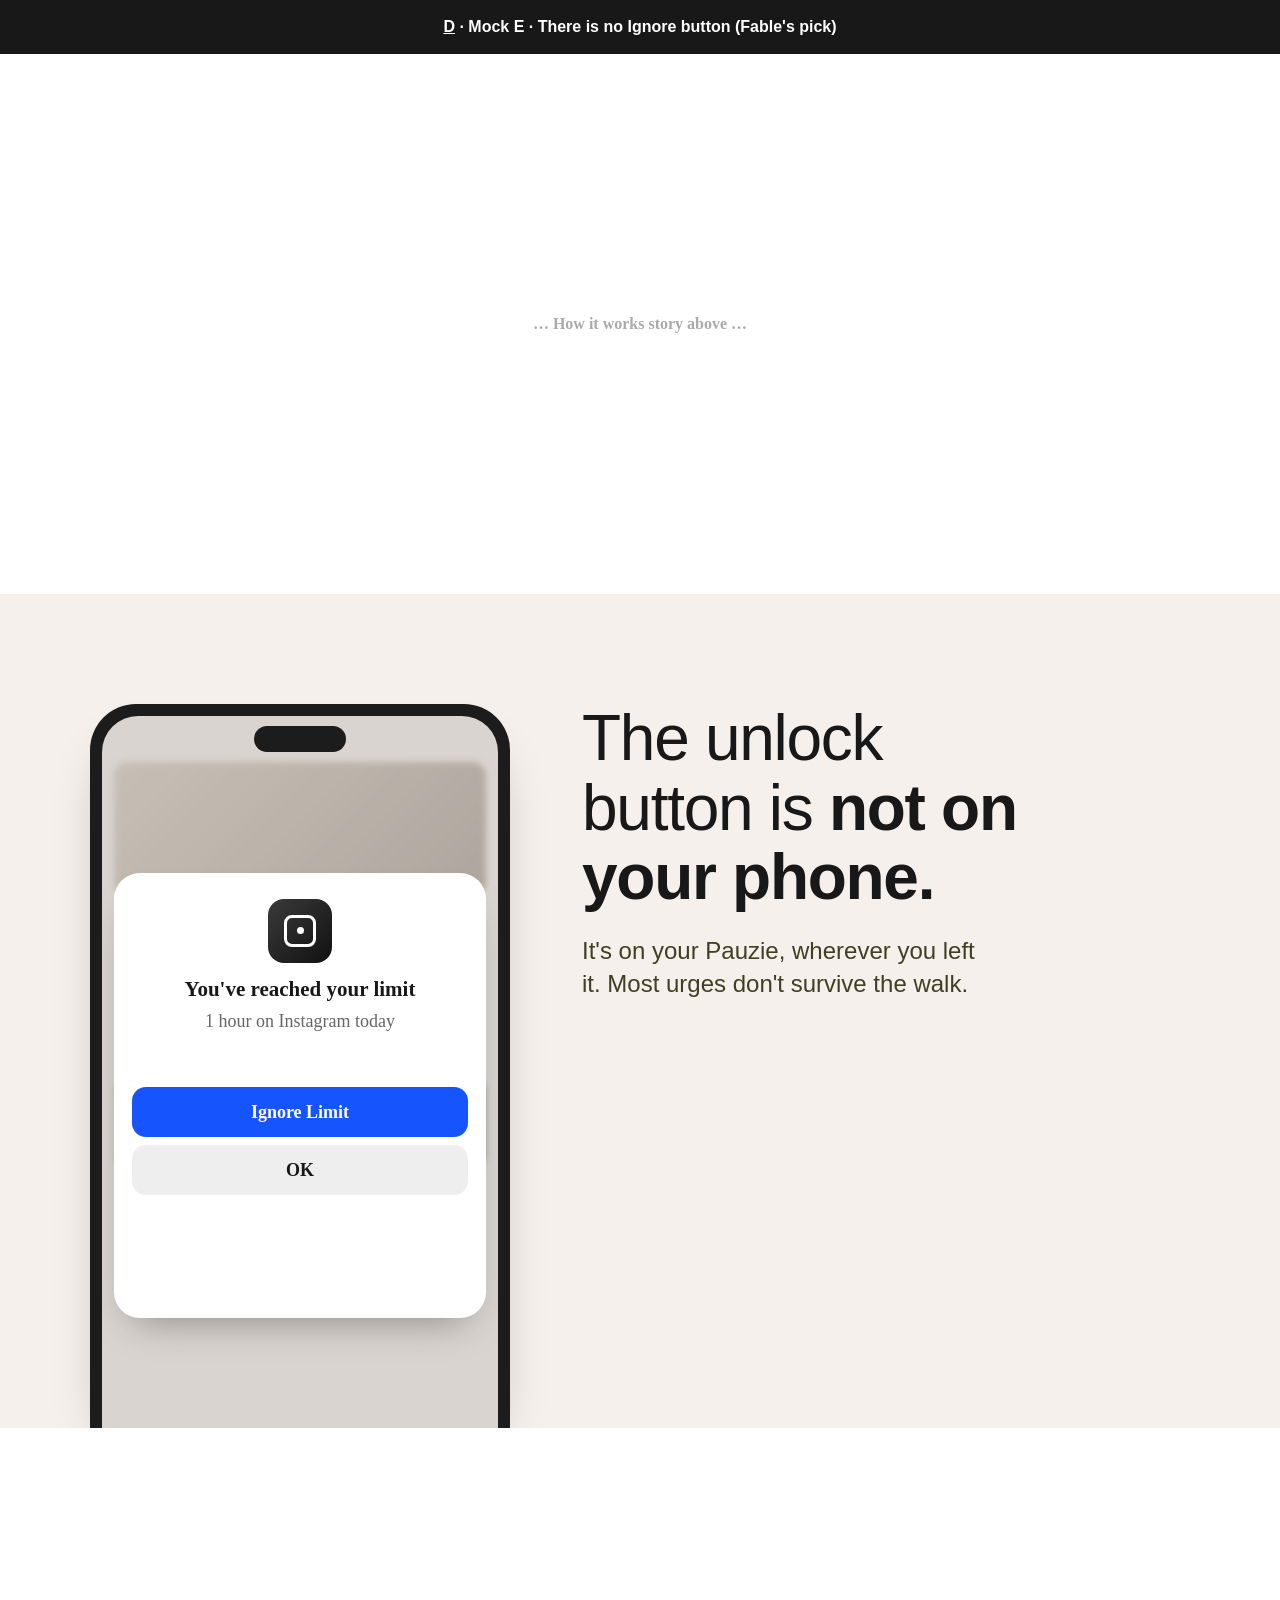
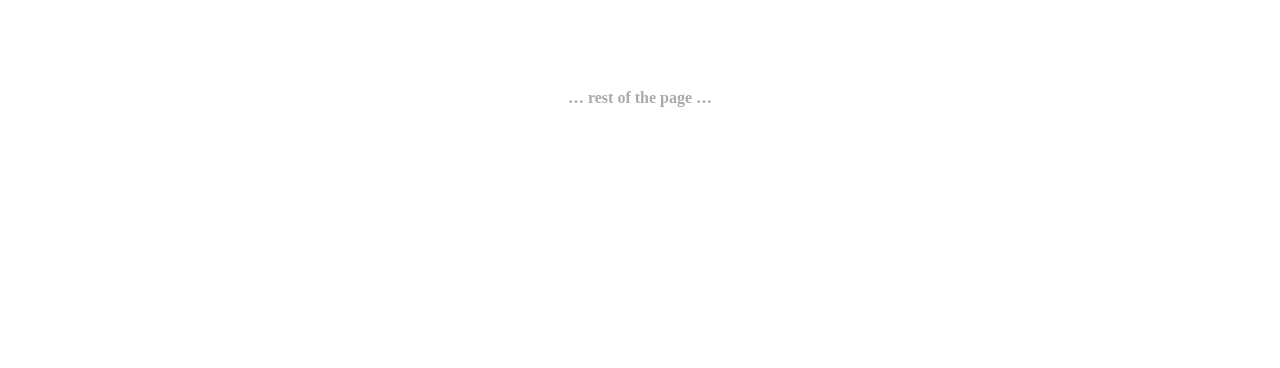
<file: why-e.html>
<!doctype html>
<html lang="en">
<head>
<meta charset="utf-8">
<meta name="viewport" content="width=device-width,initial-scale=1,viewport-fit=cover">
<title>Why Pauzie — E: No Ignore button</title>
<link rel="stylesheet" href="https://api.fontshare.com/v2/css?f[]=switzer@300,400,500,600,700&display=swap">
<style>
  :root { --ink: #181818; --pine: #3F4021; --beige: #f5f0ec; --blue: #1654fd; }
  * { box-sizing: border-box; margin: 0; padding: 0; }
  body { background: #fff; color: var(--ink); font-family: Switzer, -apple-system, sans-serif; -webkit-font-smoothing: antialiased; }
  .note { padding: 16px 20px; font: 600 16px/1.4 Switzer, sans-serif; background: var(--ink); color: #fff; text-align: center; }
  .note a { color: inherit; }
  .pad { height: 60vh; display: grid; place-items: center; color: #aaa; font: 600 16px Switzer; }

  .why { background: var(--beige); overflow: hidden; padding: 80px 20px 0; }
  .why-in { max-width: 1100px; margin: 0 auto; display: grid; gap: 32px; justify-items: center; text-align: center; }
  .why h2 { font: 300 clamp(36px, 9.6vw, 64px)/1.08 Switzer, sans-serif; letter-spacing: -.02em; max-width: 13ch; text-wrap: balance; }
  .why h2 b { font-weight: 600; }
  .why .sup { font: 500 clamp(20px, 2vw, 24px)/1.4 Switzer, sans-serif; color: var(--pine); max-width: 30ch; text-wrap: balance; }

  /* phone: cropped by the section's bottom edge, Apple style */
  .phone { width: min(300px, 78vw); aspect-ratio: 9 / 15.5; border-radius: 46px 46px 0 0; background: #1c1c1c; padding: 12px 12px 0; position: relative;
    box-shadow: 0 30px 60px -30px rgba(0,0,0,.45); }
  .screen { position: relative; height: 100%; border-radius: 36px 36px 0 0; overflow: hidden; background: #d9d4cf; }
  /* blurred "feed" behind the sheet */
  .feed { position: absolute; inset: 0; padding: 46px 12px; display: grid; gap: 10px; filter: blur(3px) saturate(.6); opacity: .8; }
  .feed i { display: block; border-radius: 14px; background: linear-gradient(135deg, #c9b8a8, #a99a8c); }
  .feed i:nth-child(1) { height: 44%; } .feed i:nth-child(2) { height: 30%; background: linear-gradient(135deg, #b9c2b0, #8e9a86); }
  .island { position: absolute; top: 10px; left: 50%; width: 92px; height: 26px; margin-left: -46px; border-radius: 20px; background: #1c1c1c; z-index: 3; }

  .sheet { position: absolute; left: 12px; right: 12px; top: 22%; background: #fff; border-radius: 26px; padding: 26px 18px 20px; text-align: center; box-shadow: 0 20px 40px -20px rgba(0,0,0,.4); }
  .app { width: 64px; height: 64px; margin: 0 auto 14px; border-radius: 16px; background: linear-gradient(135deg, #3a3a3a, #111); display: grid; place-items: center; position: relative; }
  .app::before { content: ""; width: 26px; height: 26px; border: 3.5px solid #fff; border-radius: 8px; }
  .app::after { content: ""; position: absolute; width: 7px; height: 7px; border-radius: 50%; background: #fff; }
  .lock { position: absolute; right: -8px; bottom: -8px; width: 30px; height: 30px; border-radius: 50%; background: var(--pine); display: grid; place-items: center; opacity: 0; transform: scale(.6); transition: .32s cubic-bezier(.2,.8,.2,1); }
  .lock svg { width: 15px; height: 15px; }
  .t { position: relative; min-height: 98px; }
  .t > div { position: absolute; inset: 0; transition: opacity .32s; }
  .t .h { font: 700 21px/1.2 Switzer; }
  .t .s { margin-top: 8px; font: 500 18px/1.3 Switzer; color: #666; }
  .tb { opacity: 0; }
  .btns { margin-top: 12px; display: grid; gap: 8px; }
  .btn { height: 50px; border-radius: 14px; display: grid; place-items: center; font: 600 18px/1 Switzer; }
  .ignore { background: var(--blue); color: #fff; transition: transform .26s ease-out, opacity .26s ease-out, height .3s .2s, margin .3s .2s; }
  .ok { background: #eee; color: var(--ink); transition: opacity .3s; }
  .puck { margin: 4px auto 0; width: 150px; position: relative; opacity: 0; transform: translateY(8px); transition: .4s cubic-bezier(.2,.8,.2,1); }
  .puck img { width: 100%; display: block; }
  .puck::before { content: ""; position: absolute; left: 50%; top: 42%; width: 120px; height: 120px; margin: -60px 0 0 -60px; border-radius: 50%; border: 2px solid rgba(63,64,33,.35); transform: scale(.4); opacity: 0; }
  .why.go .puck::before { animation: ring 1.6s 1.6s ease-out infinite; }
  @keyframes ring { from { transform: scale(.4); opacity: .9; } to { transform: scale(1.3); opacity: 0; } }

  /* state B */
  .why.go .ignore { transform: scale(.8); opacity: 0; height: 0; margin-top: -8px; }
  .why.go .ok { opacity: 0; height: 0; }
  .why.go .ta { opacity: 0; transition-delay: .3s; }
  .why.go .tb { opacity: 1; transition-delay: .3s; }
  .why.go .lock { opacity: 1; transform: none; transition-delay: .3s; }
  .why.go .puck { opacity: 1; transform: none; transition-delay: .3s; }

  @media (min-width: 860px) {
    .why { padding-top: 110px; }
    .why-in { grid-template-columns: 420px 1fr; align-items: end; text-align: left; justify-items: start; gap: 72px; }
    .phone { width: 420px; grid-row: 1 / span 2; }
    .copy { align-self: center; padding-bottom: 80px; }
    .why .sup { margin-top: 22px; }
  }
  @media (max-width: 859px) { .copy { display: contents; } .why h2 { order: 1; } .phone { order: 3; } .why .sup { order: 2; } }
  @media (prefers-reduced-motion: reduce) { .why * { transition: none !important; animation: none !important; } }
</style>
</head>
<body>
<p class="note"><a href="why-d.html">D</a> · Mock E · There is no Ignore button (Fable's pick)</p>
<div class="pad">… How it works story above …</div>

<section class="why" id="why">
  <div class="why-in">
    <div class="copy">
      <h2>The unlock button is <b>not on your phone.</b></h2>
      <p class="sup">It's on your Pauzie, wherever you left it. Most urges don't survive the walk.</p>
    </div>
    <div class="phone" aria-label="A phone screen: the usual 'Ignore Limit' button disappears and the screen says Instagram is paused, tap your Pauzie to unlock.">
      <div class="screen">
        <span class="island"></span>
        <div class="feed"><i></i><i></i></div>
        <div class="sheet">
          <div class="app"><span class="lock"><svg viewBox="0 0 16 16" fill="none"><rect x="3" y="7" width="10" height="7" rx="2" fill="#fff"/><path d="M5.5 7V5a2.5 2.5 0 0 1 5 0v2" stroke="#fff" stroke-width="1.8"/></svg></span></div>
          <div class="t">
            <div class="ta"><p class="h">You've reached your limit</p><p class="s">1 hour on Instagram today</p></div>
            <div class="tb"><p class="h">Instagram is paused</p><p class="s">Tap your Pauzie to unlock.</p></div>
          </div>
          <div class="btns"><span class="btn ignore">Ignore Limit</span><span class="btn ok">OK</span></div>
          <div class="puck"><img src="assets/why/key.webp" alt=""></div>
        </div>
      </div>
    </div>
  </div>
</section>

<div class="pad">… rest of the page …</div>

<script>
(() => {
  const s = document.getElementById('why');
  let t;
  new IntersectionObserver(([e]) => {
    clearTimeout(t);
    if (e.isIntersecting) t = setTimeout(() => s.classList.add('go'), 900);   // let them see the familiar prompt first
    else s.classList.remove('go');                                            // replays on re-entry
  }, { threshold: .5 }).observe(s);
})();
</script>
</body>
</html>
</file>
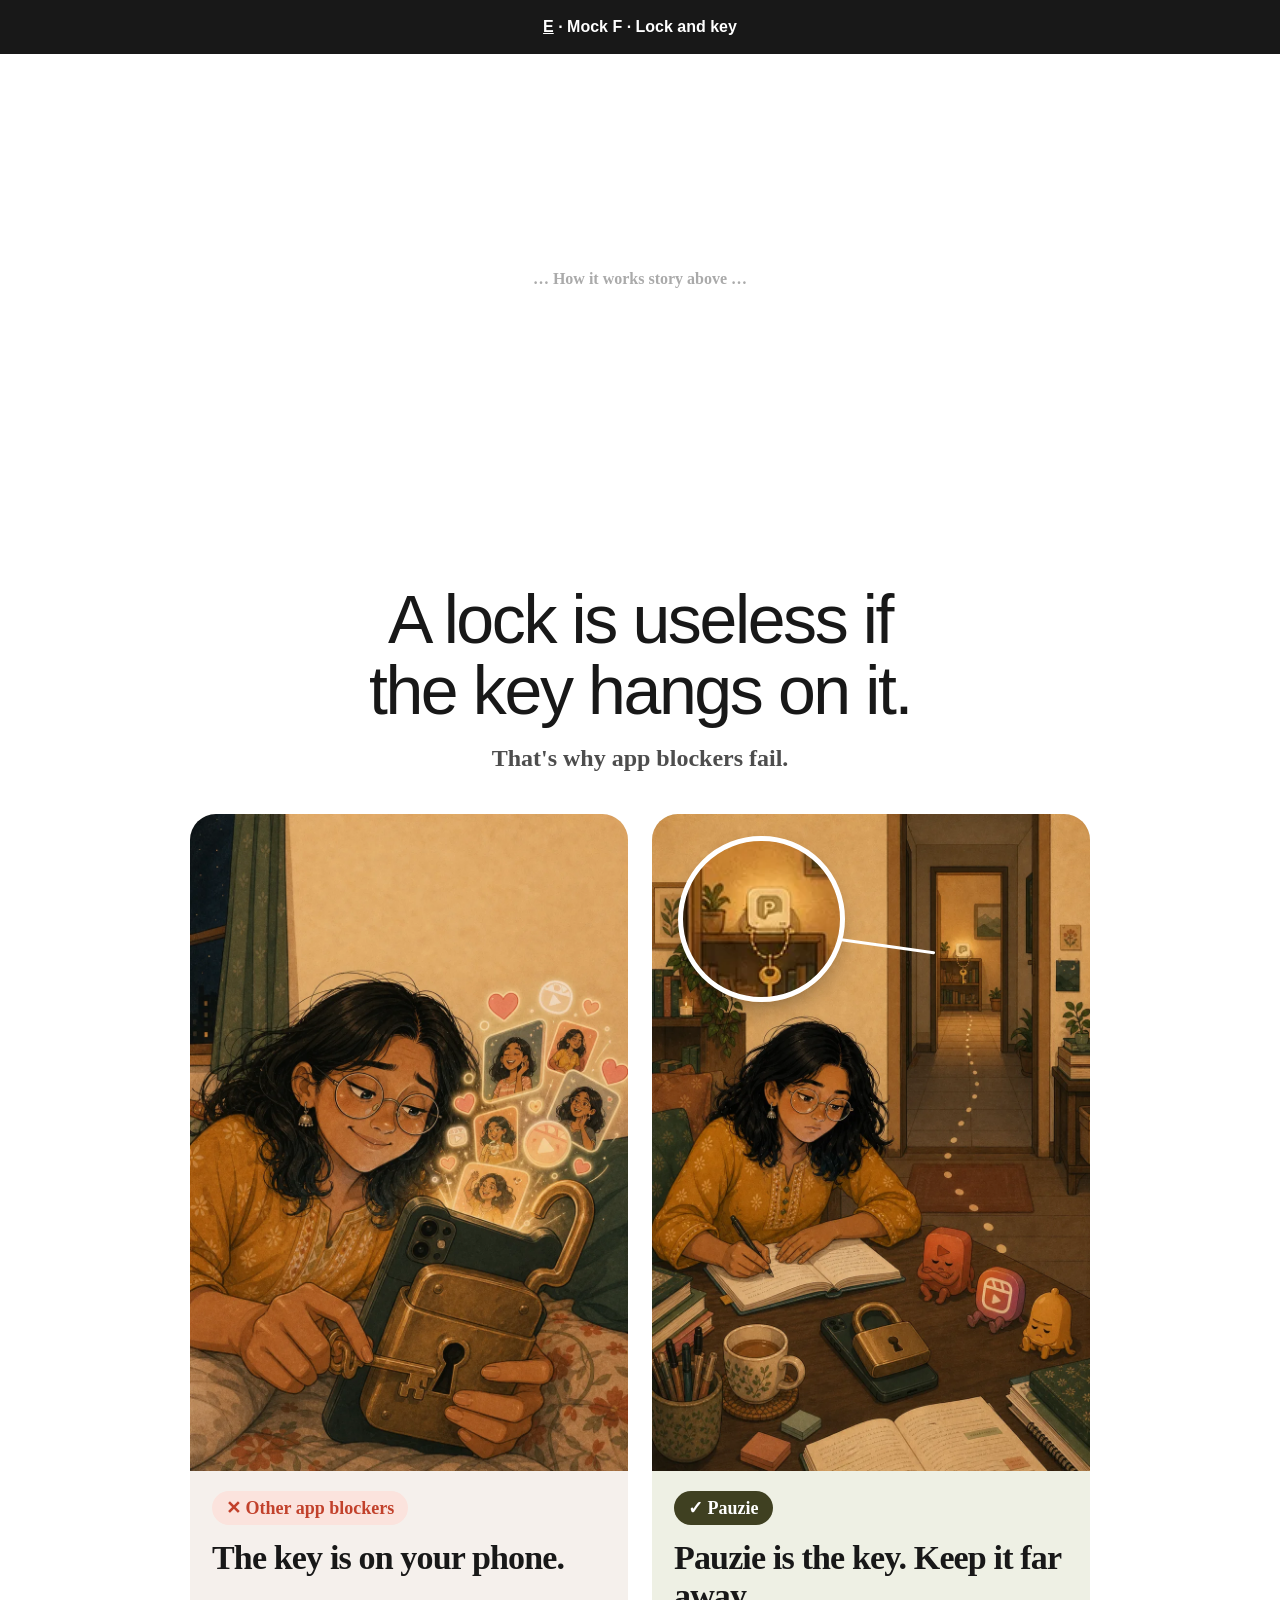
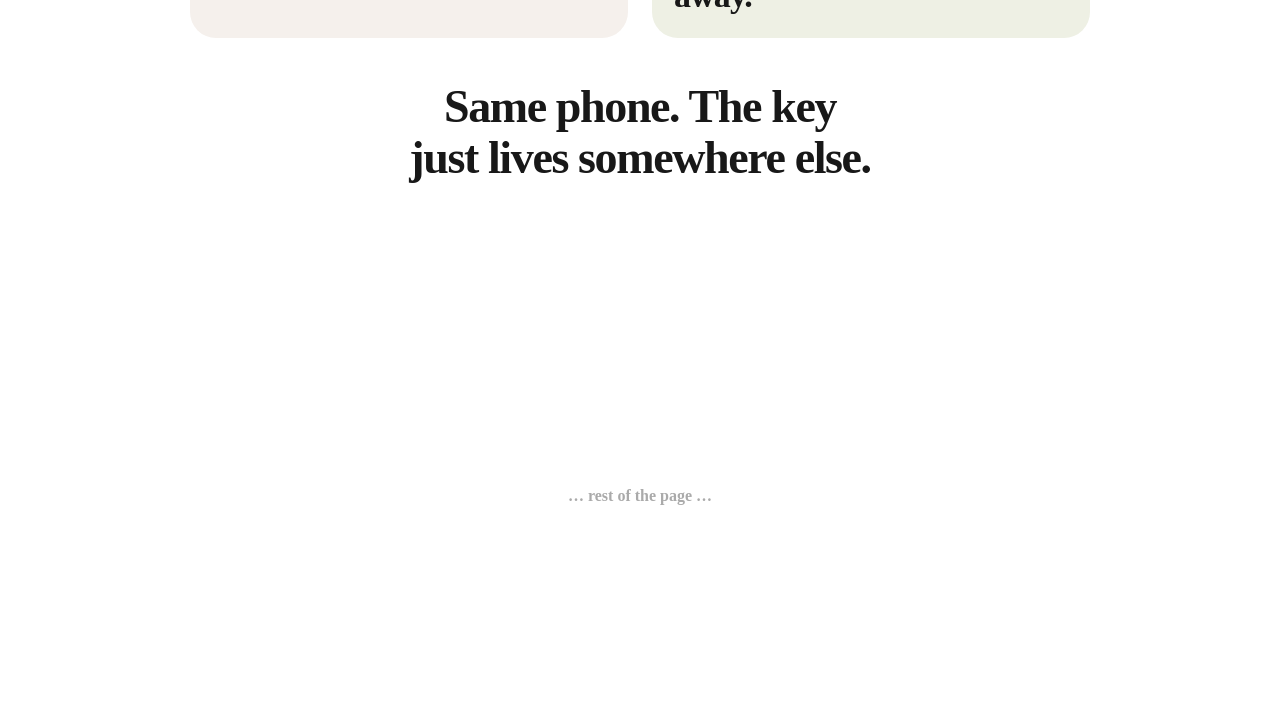
<file: why-f.html>
<!doctype html>
<html lang="en">
<head>
<meta charset="utf-8">
<meta name="viewport" content="width=device-width,initial-scale=1,viewport-fit=cover">
<title>Why Pauzie — F: Lock and key</title>
<link rel="stylesheet" href="https://api.fontshare.com/v2/css?f[]=switzer@400,500,600,700&display=swap">
<style>
  :root { --ink: #181818; --pine: #3F4021; --beige: #f5f0ec; --red: #c2412b; --grey: #4d4d4d; }
  * { box-sizing: border-box; margin: 0; padding: 0; }
  body { background: #fff; color: var(--ink); font-family: Switzer, -apple-system, sans-serif; -webkit-font-smoothing: antialiased; }
  .note { padding: 16px 20px; font: 600 16px/1.4 Switzer, sans-serif; background: var(--ink); color: #fff; text-align: center; }
  .note a { color: inherit; }
  .pad { height: 50vh; display: grid; place-items: center; color: #aaa; font: 600 16px Switzer; }

  .lk { padding: 80px 16px 88px; text-align: center; }
  .lk h2 { font: 500 clamp(34px, 8.8vw, 68px)/1.04 Switzer, sans-serif; letter-spacing: -.035em; max-width: 15ch; margin: 0 auto; text-wrap: balance; }
  .lk .sub { margin: 16px auto 0; max-width: 30ch; font: 600 clamp(19px, 2vw, 24px)/1.35 Switzer; color: var(--grey); text-wrap: balance; }

  .pair { margin: 40px auto 0; max-width: 900px; display: grid; gap: 16px; }
  @media (min-width: 760px) { .pair { grid-template-columns: 1fr 1fr; gap: 24px; } }
  .side { border-radius: 26px; overflow: hidden; background: var(--beige); text-align: left; display: flex; flex-direction: column; }
  .side img { width: 100%; aspect-ratio: 2 / 3; object-fit: cover; display: block; }
  .side .txt { padding: 20px 22px 24px; }
  .tag { display: inline-flex; align-items: center; gap: 8px; padding: 8px 14px; border-radius: 99px; font: 700 clamp(16px, 1.5vw, 18px)/1 Switzer; }
  .bad .tag { background: #fbe3dd; color: var(--red); }
  .good .tag { background: var(--pine); color: #fff; }
  .side h3 { margin-top: 14px; font: 600 clamp(26px, 3vw, 34px)/1.1 Switzer; letter-spacing: -.025em; }
  .side p { margin-top: 10px; font: 500 clamp(18px, 1.7vw, 20px)/1.45 Switzer; color: var(--grey); }
  .good { background: #eef0e4; }
  .pic { position: relative; container-type: inline-size; }
  /* magnifier on the far shelf: Pauzie with the key, in the other room */
  .zoom { position: absolute; left: 6cqw; top: 5cqw; width: 38cqw; height: 38cqw; border-radius: 50%; border: 5px solid #fff;
    box-shadow: 0 12px 28px -10px rgba(0,0,0,.45); background: url(assets/why/k2.webp?v=2) no-repeat;
    background-size: 300cqw 450cqw; background-position: calc(19cqw - 212.4cqw) calc(19cqw - 96.75cqw); }
  .zoom::after { content: ""; position: absolute; left: 100%; top: 62%; width: 22cqw; height: 3px; background: #fff; transform-origin: left; transform: rotate(8deg); border-radius: 3px; }

  .end { margin: 44px auto 0; max-width: 22ch; font: 600 clamp(28px, 5.6vw, 46px)/1.1 Switzer; letter-spacing: -.03em; text-wrap: balance; }
</style>
</head>
<body>
<p class="note"><a href="why-e.html">E</a> · Mock F · Lock and key</p>
<div class="pad">… How it works story above …</div>

<section class="lk">
  <h2>A lock is useless if the key hangs on it.</h2>
  <p class="sub">That's why app blockers fail.</p>

  <div class="pair">
    <article class="side bad">
      <img src="assets/why/k1.webp?v=2" alt="Riya scrolling at night. A padlock hangs on her phone with the key still in it.">
      <div class="txt">
        <span class="tag">✕ Other app blockers</span>
        <h3>The key is on your phone.</h3>
      </div>
    </article>
    <article class="side good">
      <div class="pic"><img src="assets/why/k2.webp?v=2" alt="Riya studies with her phone padlocked on the desk. Far away in another room, Pauzie hangs with the key on a shelf."><span class="zoom" aria-hidden="true"></span></div>
      <div class="txt">
        <span class="tag">✓ Pauzie</span>
        <h3>Pauzie is the key. Keep it far away.</h3>
      </div>
    </article>
  </div>

  <p class="end">Same phone. The key just lives somewhere else.</p>
</section>

<div class="pad">… rest of the page …</div>
</body>
</html>
</file>
